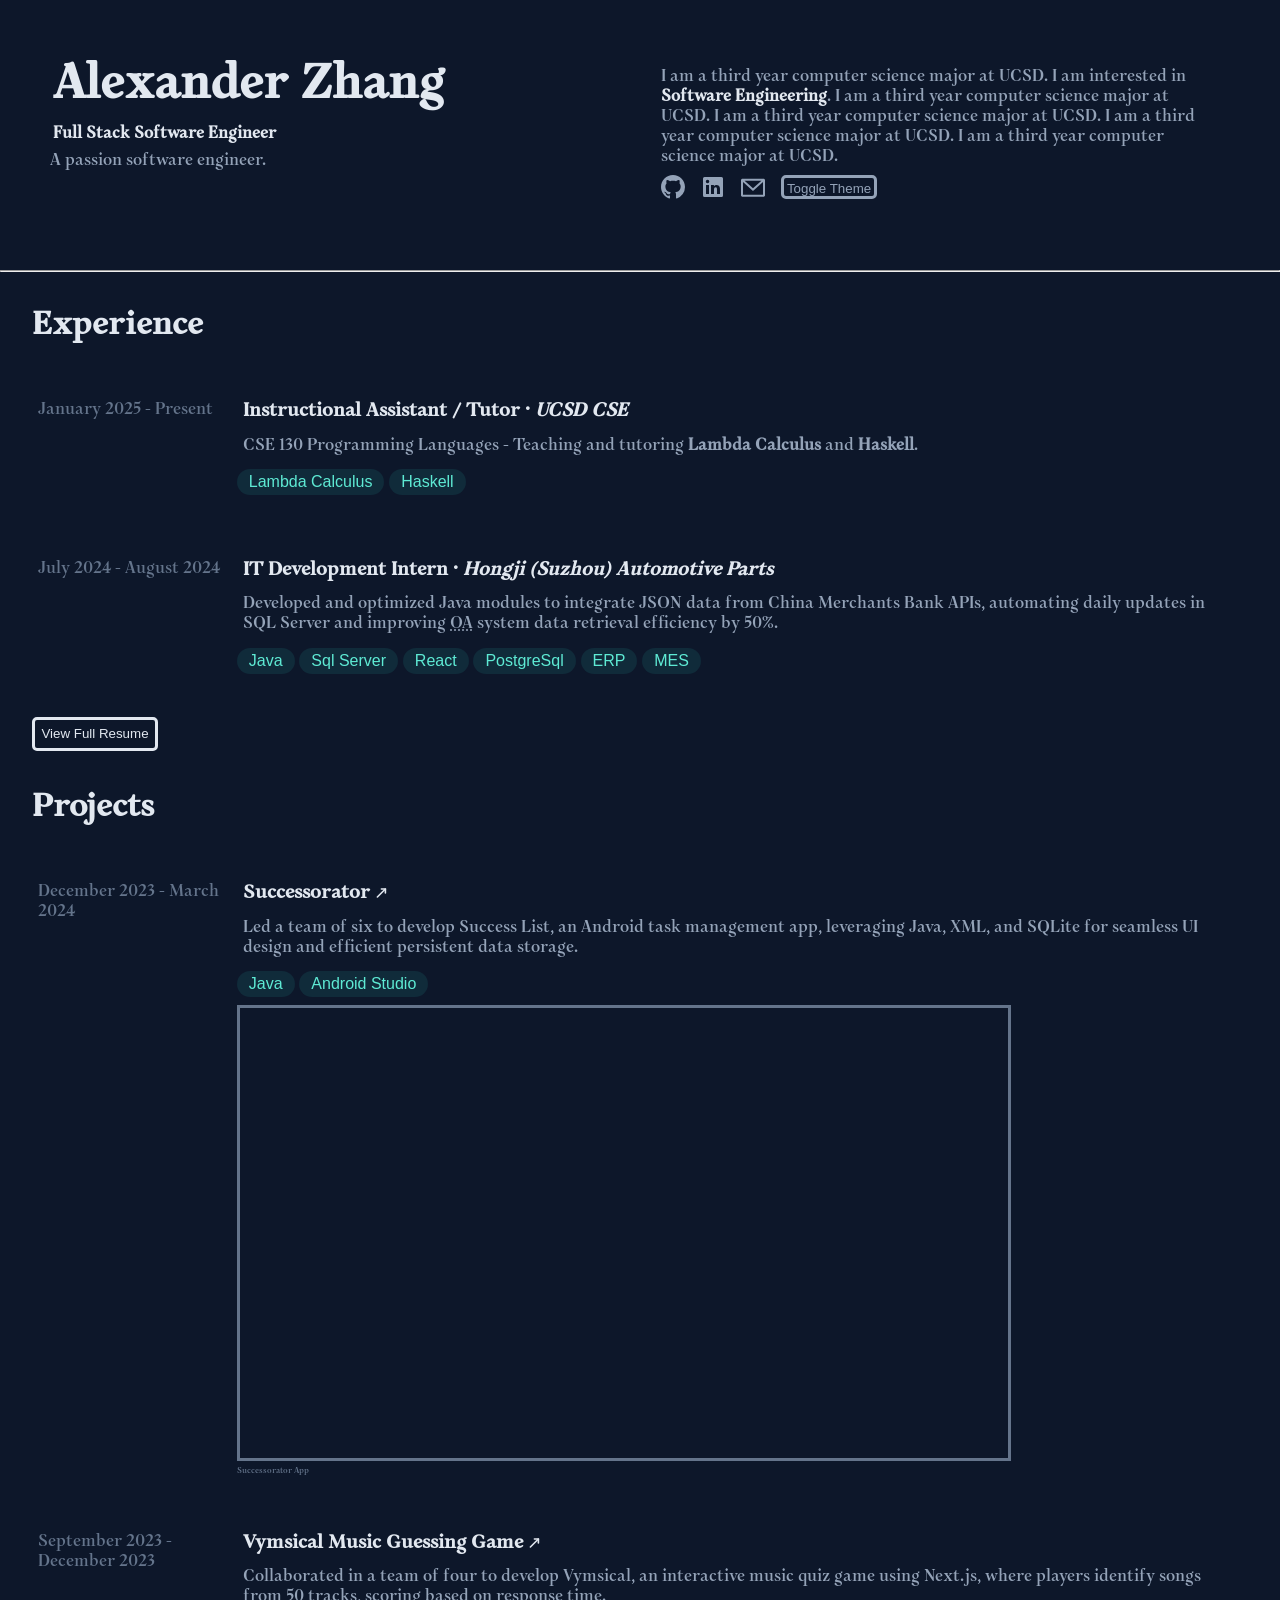
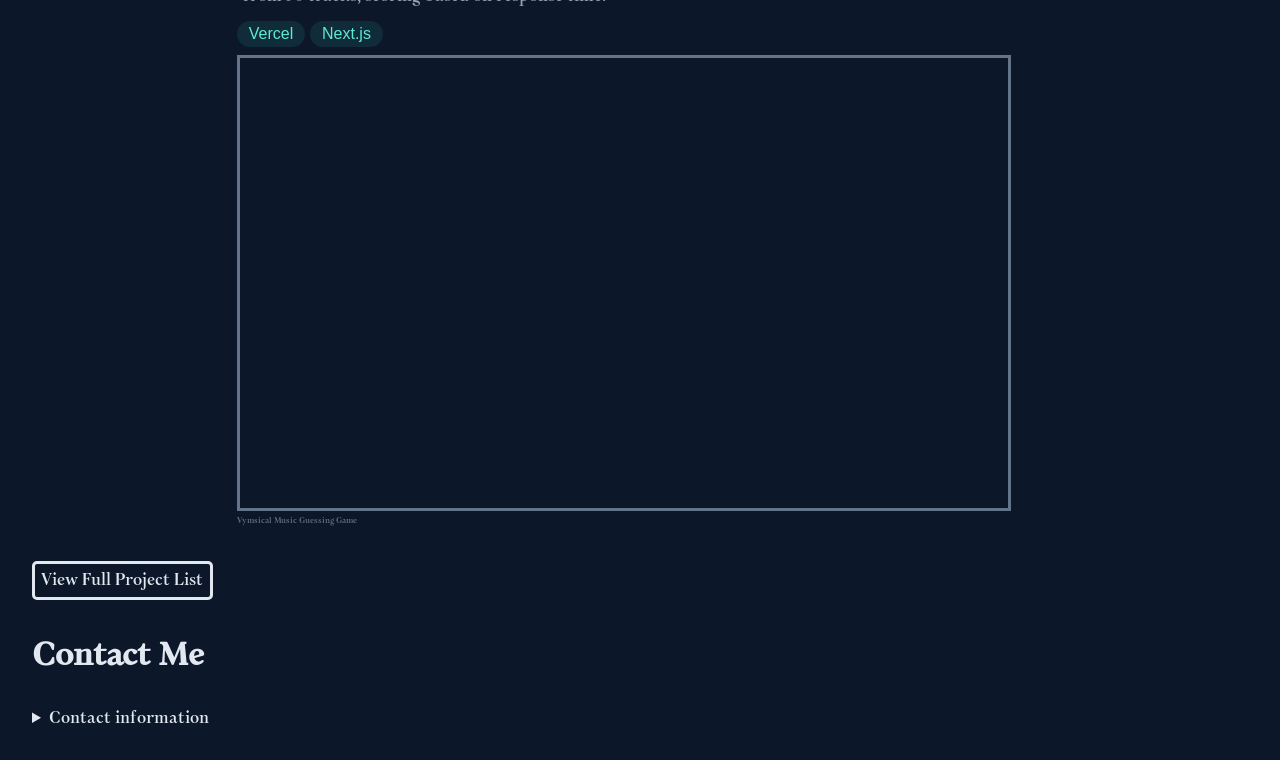
<file: index.html>
<!DOCTYPE html>
<html lang="en">

<head>
	<meta charset="utf-8">
    <meta name="viewport" content="width=device-width, initial-scale=1">
	<title>Portfolio</title>
    <link rel="stylesheet" href="styles.css">

</head>

<body>
    <header>
        <section id="myself">
            <h1>Alexander Zhang</h1>
            <h2>Full Stack Software Engineer</h2>
            <p>A passion software engineer.</p>
        </section>
        
        <aside>
            <p>
                I am a third year computer science major at UCSD. I am interested in <strong>Software Engineering</strong>. I am a third year computer science major at UCSD. I am a third year computer science major at UCSD. I am a third year computer science major at UCSD. I am a third year computer science major at UCSD.
            </p>
            <nav>
                <a title="Github" href="https://github.com/AlexanderZhangWang"><span class="sr">Github</span><svg xmlns="http://www.w3.org/2000/svg" viewBox="0 0 16 16" class="logo" aria-hidden="true"><path d="M8 0C3.58 0 0 3.58 0 8c0 3.54 2.29 6.53 5.47 7.59.4.07.55-.17.55-.38 0-.19-.01-.82-.01-1.49-2.01.37-2.53-.49-2.69-.94-.09-.23-.48-.94-.82-1.13-.28-.15-.68-.52-.01-.53.63-.01 1.08.58 1.23.82.72 1.21 1.87.87 2.33.66.07-.52.28-.87.51-1.07-1.78-.2-3.64-.89-3.64-3.95 0-.87.31-1.59.82-2.15-.08-.2-.36-1.02.08-2.12 0 0 .67-.21 2.2.82.64-.18 1.32-.27 2-.27.68 0 1.36.09 2 .27 1.53-1.04 2.2-.82 2.2-.82.44 1.1.16 1.92.08 2.12.51.56.82 1.27.82 2.15 0 3.07-1.87 3.75-3.65 3.95.29.25.54.73.54 1.48 0 1.07-.01 1.93-.01 2.2 0 .21.15.46.55.38A8.013 8.013 0 0016 8c0-4.42-3.58-8-8-8z"></path></svg></a> 
                <a title="Linkedin" href="https://www.linkedin.com/in/alexander-zhang-wang/"><span class="sr">Linkedin</span><svg xmlns="http://www.w3.org/2000/svg" viewBox="0 0 24 24" class="logo" aria-hidden="true"><path d="M20.5 2h-17A1.5 1.5 0 002 3.5v17A1.5 1.5 0 003.5 22h17a1.5 1.5 0 001.5-1.5v-17A1.5 1.5 0 0020.5 2zM8 19H5v-9h3zM6.5 8.25A1.75 1.75 0 118.3 6.5a1.78 1.78 0 01-1.8 1.75zM19 19h-3v-4.74c0-1.42-.6-1.93-1.38-1.93A1.74 1.74 0 0013 14.19a.66.66 0 000 .14V19h-3v-9h2.9v1.3a3.11 3.11 0 012.7-1.4c1.55 0 3.36.86 3.36 3.66z"></path></svg></a> 
                <a title="Email" href="mailto:alexanderzhangwang@hotmail.com"><span class="sr">Email</span><svg viewBox="3 2.5 18 18" class="logo" aria-hidden="true" xmlns="http://www.w3.org/2000/svg"><path fill-rule="evenodd" clip-rule="evenodd" d="M3.75 5.25L3 6V18L3.75 18.75H20.25L21 18V6L20.25 5.25H3.75ZM4.5 7.6955V17.25H19.5V7.69525L11.9999 14.5136L4.5 7.6955ZM18.3099 6.75H5.68986L11.9999 12.4864L18.3099 6.75Z"/></a> 
                    <button 
                    id="themeToggle" 
                    style="display:none;" 
                    aria-label="Toggle Light/Dark Theme"
                  >
                    Toggle Theme
                  </button>    
            </nav>
        </aside>
    </header>

    <main>
        <noscript>This browser does not support Javascript, theme toggling is unavailable.</noscript>
        
        <hr>

        <section id="experience">
            <h2>Experience</h2>
            <div>
                <ol class="experience_list">
                    <li>
                        <header>January 2025 - Present</header>
                        <div>
                            <h3>
                                <span>
                                    Instructional Assistant / Tutor · <i>UCSD CSE</i>
                                </span>
                            </h3>
                            <p>
                                CSE 130 Programming Languages - Teaching and tutoring <b>Lambda Calculus</b> and <b>Haskell</b>.
                            </p>
                            <ul class="skill">                              
                                <li>Lambda Calculus</li>
                                <li>Haskell</li>
                            </ul>
                        </div>
                    </li>

                    <li>
                        <header>July 2024 - August 2024</header>
                        <div>
                            <h3>
                                <span>
                                    IT Development Intern · <em>Hongji (Suzhou) Automotive Parts</em>
                                </span>
                            </h3>
                            <p>
                                Developed and optimized Java modules to integrate JSON data from China Merchants Bank APIs, automating daily updates in
                                SQL Server and improving <abbr title="Office Automation">OA</abbr> system data retrieval efficiency by 50%.                            </p>
                            <ul class="skill">
                                <li>Java</li>
                                <li>Sql Server</li>
                                <li>React</li>
                                <li>PostgreSql</li>
                                <li>ERP</li>
                                <li>MES</li>
                            </ul>
                        </div>
                    </li>
                </ol>
            </div>
            <button class="resume" type="button">View Full Resume</button>
        </section>

        <section id="projects">
            <h2>Projects</h2>
            <div>
                <ol class="project_list">
                    <li>
                        <header>December 2023 - March 2024</header>
                        <div>
                            <h3>
                                <span>
                                    Successorator 
                                    <a title="Link" href="https://github.com/CSE-110-Winter-2024/project-team-25">
                                    <svg xmlns="http://www.w3.org/2000/svg" class="link" aria-hidden="true" viewBox="0 0 16 12"><line x1="3" y1="13" x2="13" y2="3" stroke="currentColor" stroke-width="2" stroke-linecap="round" stroke-linejoin="round"/><polyline points="8,3 13,3 13,8" fill="none" stroke="currentColor" stroke-width="2" stroke-linecap="round" stroke-linejoin="round"/></svg>
                                    </a>
                                </span>
                            </h3>
                            <p>
                                Led a team of six to develop Success List, an Android task management app, leveraging Java, XML, and SQLite for seamless UI
                                design and efficient persistent data storage.                            </p>
                            <ul class="skill">
                                <li>Java</li>
                                <li>Android Studio</li> 
                            </ul>
                            <figure>
                                <picture>
                                    <source media="(max-width: 1024px)" srcset="images/successorator_m.png">
                                    <source media="(max-width: 480px)" srcset="images/successorator_s.png">
                                    <img src="images/successorator_l.png" alt="Project Screenshot">
                                </picture>
                                <figcaption>Successorator App</figcaption>
                            </figure>
                        </div>
                    </li>

                    <li>
                        <header>September 2023 - December 2023</header>
                        <div>
                            <h3>
                                Vymsical Music Guessing Game
                                <a title="Link" href="https://vymsical-dev.vercel.app/start">
                                    <svg xmlns="http://www.w3.org/2000/svg" class="link" aria-hidden="true" viewBox="0 0 16 12"><line x1="3" y1="13" x2="13" y2="3" stroke="currentColor" stroke-width="2" stroke-linecap="round" stroke-linejoin="round"/><polyline points="8,3 13,3 13,8" fill="none" stroke="currentColor" stroke-width="2" stroke-linecap="round" stroke-linejoin="round"/></svg>
                                </a>
                            </h3>
                            <p>
                                Collaborated in a team of four to develop Vymsical, an interactive music quiz game using Next.js, where players identify songs from
                                50 tracks, scoring based on response time.
                            </p>
                            <ul class="skill">
                                    <li>Vercel</li>
                                    <li>Next.js</li>
                            </ul>
                            <figure>
                                <picture>
                                    <source media="(min-width: 800px)" srcset="images/vymsical_proj_m.png">
                                    <source media="(min-width: 400px)" srcset="images/vymsical_proj_s.png">
                                    <img src="images/vymsical_proj_l.png" alt="Project Screenshot">
                                </picture>
                                <figcaption>Vymsical Music Guessing Game</figcaption>
                            </figure>
                        </div>
                    </li>
                </ol>
            </div>
            <a title="Full Project List" class="proj_list_button" href="project_list.html">
                View Full Project List
            </a>
        </section>

        <section id="contact">
            <h2>Contact Me</h2>
            <details>
              <summary>Contact information</summary>
          
              <form 
                id="contactForm" 
                action="https://httpbin.org/post" 
                method="POST">
                <fieldset>
                    <legend>Contact Me</legend>
            
                    <label for="name">
                    Name <span class="required-indicator" aria-hidden="true">*</span></label>
                    <input id="name" name="name" type="text" arira-required="true" required pattern="^[a-zA-Z'\-]{2,50}$"
                    title="Name must be 2-50 letters (you may include spaces, hyphens, or apostrophes)."
                    placeholder="Your Full Name"/> 
            
                    <label for="email">
                    Email <span class="required-indicator" aria-hidden="true">*</span></label>
                    <input id="email" name="email" type="email" required aria-required="true" placeholder="you@example.com" />
            
                    <label for="comments">
                    Comments <span class="required-indicator" aria-hidden="true">*</span></label>
                    <textarea id="comments" name="comments" rows="4" minlength="10" maxlength="300" required placeholder="Your message (10-300 characters)" aria-required="true"></textarea>
                    <div>
                    Characters remaining: 
                    <span id="commentCountdown">300</span>
                    </div>

                    <input type="hidden" name="possible_bot" value="true" />
                    <input type="hidden" id="formErrorsField" name="form-errors" value="" />
            
                    <output id="errorMessage" aria-live="polite"></output>
                    <output id="infoMessage" aria-live="polite"></output>
            
                    <button type="submit">Submit</button>
                </fieldset>
              </form>
          
            </details>
          </section>
          
    </main>
	
    <footer>
        
    </footer>
    <script src="formValidation.js"></script>
</body>

</html>
</file>
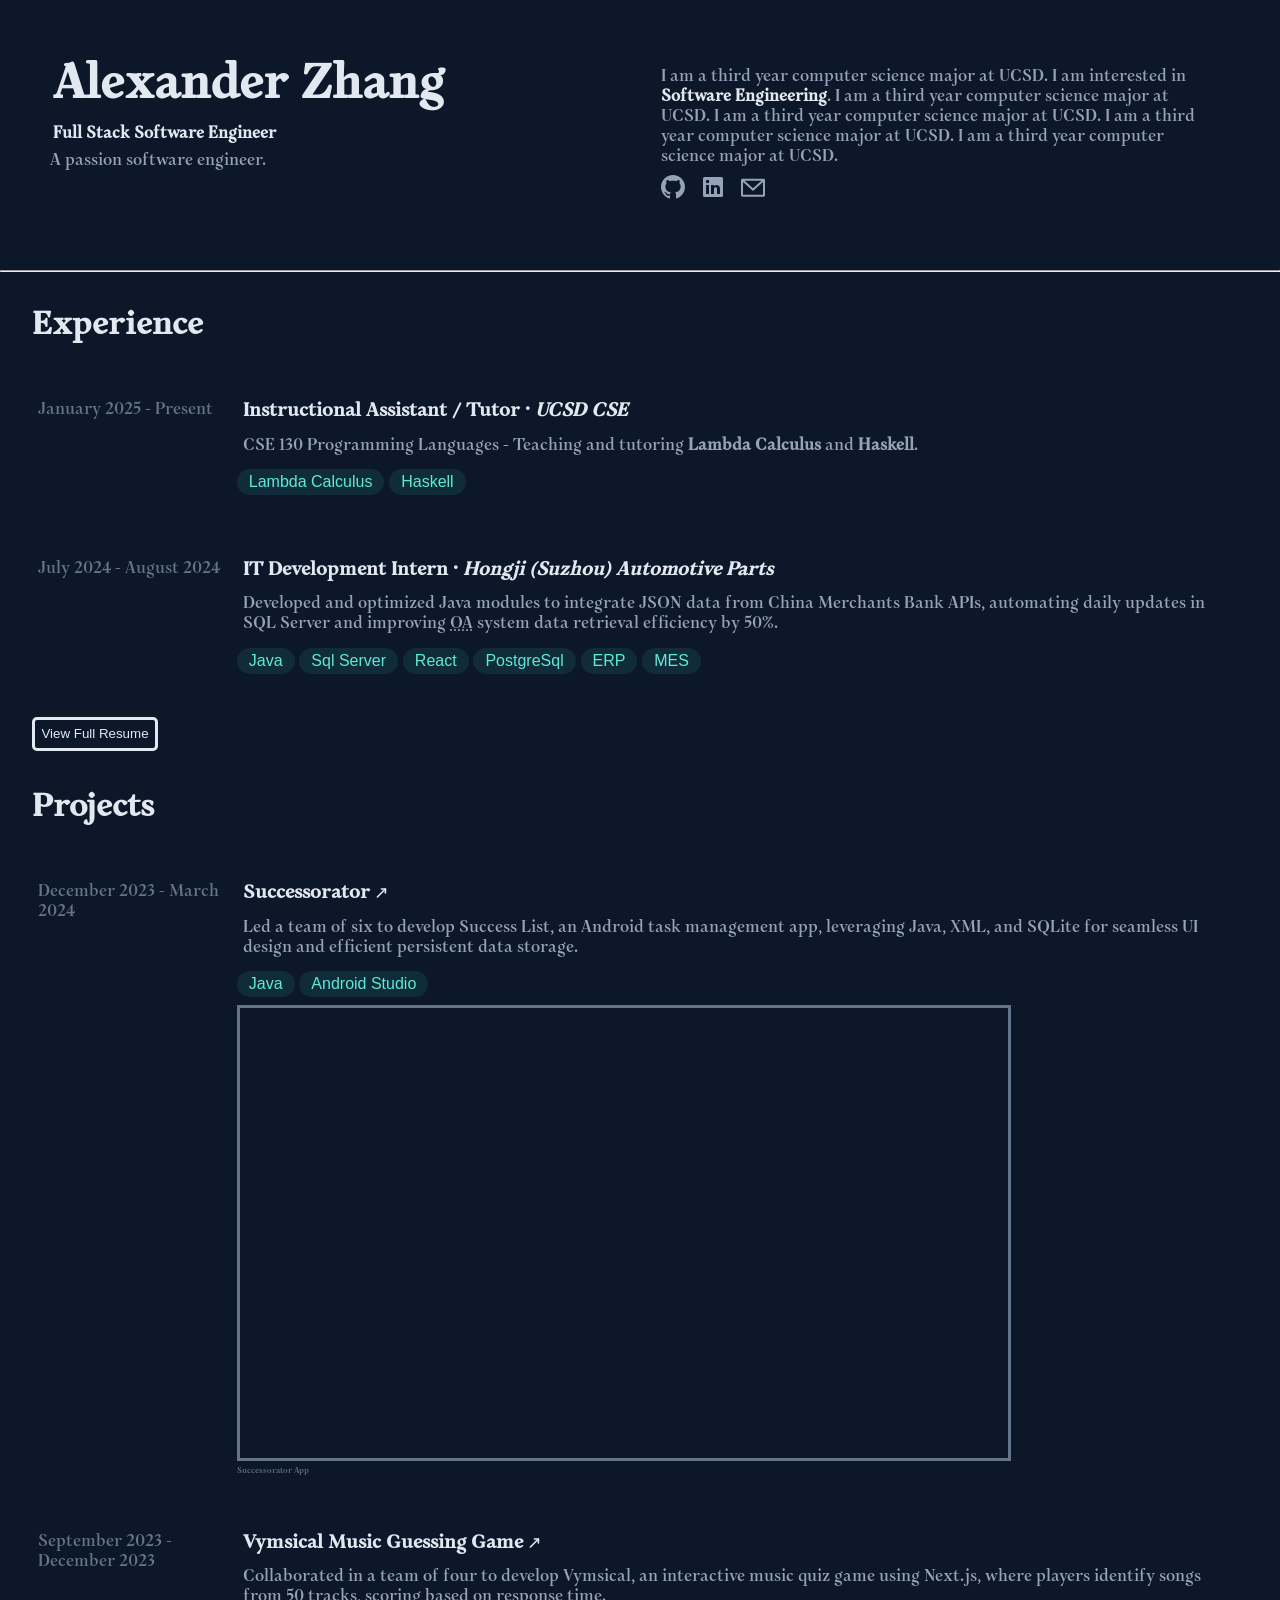
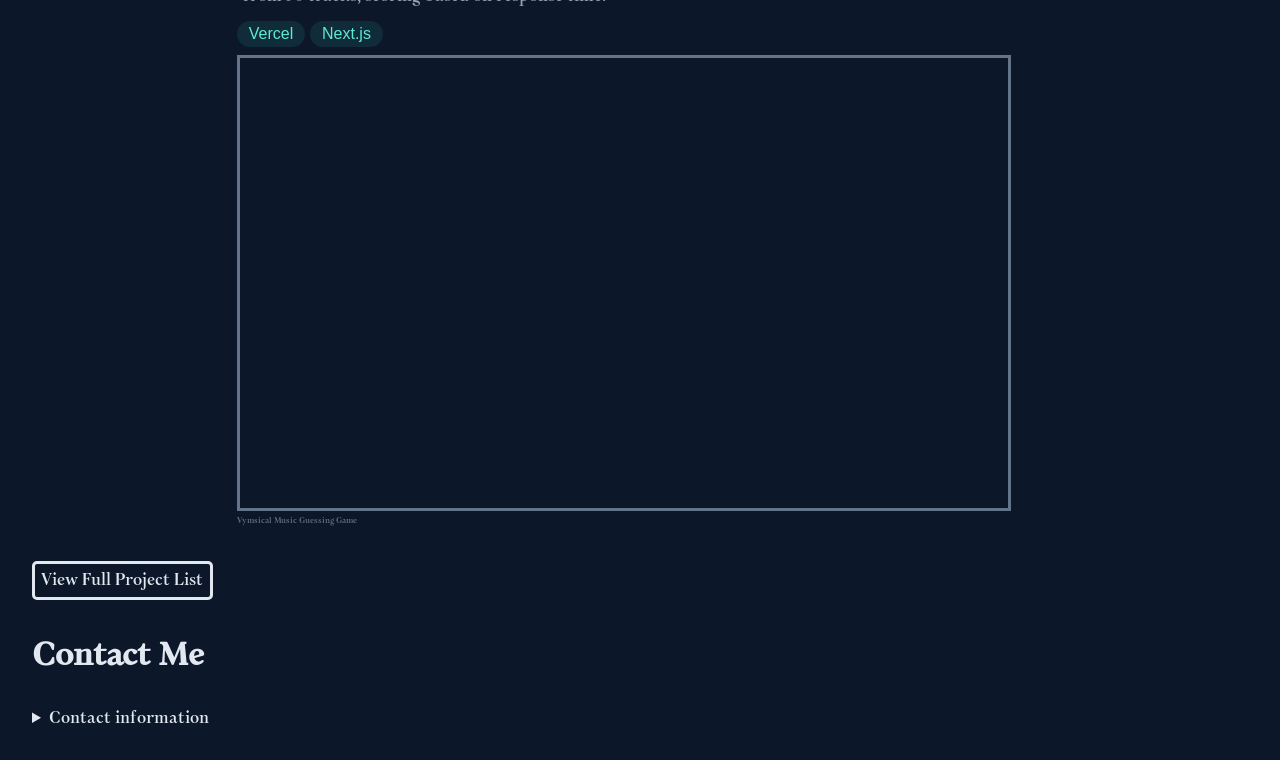
<file: form-no-js.html>
<!DOCTYPE html>
<html lang="en">

<head>
	<meta charset="utf-8">
    <meta name="viewport" content="width=device-width, initial-scale=1">
	<title>Portfolio</title>
    <link rel="stylesheet" href="styles.css">

</head>

<body>
    <header>
        <section id="myself">
            <h1>Alexander Zhang</h1>
            <h2>Full Stack Software Engineer</h2>
            <p>A passion software engineer.</p>
        </section>
        
        <aside>
            <p>
                I am a third year computer science major at UCSD. I am interested in <strong>Software Engineering</strong>. I am a third year computer science major at UCSD. I am a third year computer science major at UCSD. I am a third year computer science major at UCSD. I am a third year computer science major at UCSD.
            </p>
            <nav>
                <a title="Github" href="https://github.com/AlexanderZhangWang"><span class="sr">Github</span><svg xmlns="http://www.w3.org/2000/svg" viewBox="0 0 16 16" class="logo" aria-hidden="true"><path d="M8 0C3.58 0 0 3.58 0 8c0 3.54 2.29 6.53 5.47 7.59.4.07.55-.17.55-.38 0-.19-.01-.82-.01-1.49-2.01.37-2.53-.49-2.69-.94-.09-.23-.48-.94-.82-1.13-.28-.15-.68-.52-.01-.53.63-.01 1.08.58 1.23.82.72 1.21 1.87.87 2.33.66.07-.52.28-.87.51-1.07-1.78-.2-3.64-.89-3.64-3.95 0-.87.31-1.59.82-2.15-.08-.2-.36-1.02.08-2.12 0 0 .67-.21 2.2.82.64-.18 1.32-.27 2-.27.68 0 1.36.09 2 .27 1.53-1.04 2.2-.82 2.2-.82.44 1.1.16 1.92.08 2.12.51.56.82 1.27.82 2.15 0 3.07-1.87 3.75-3.65 3.95.29.25.54.73.54 1.48 0 1.07-.01 1.93-.01 2.2 0 .21.15.46.55.38A8.013 8.013 0 0016 8c0-4.42-3.58-8-8-8z"></path></svg></a> 
                <a title="Linkedin" href="https://www.linkedin.com/in/alexander-zhang-wang/"><span class="sr">Linkedin</span><svg xmlns="http://www.w3.org/2000/svg" viewBox="0 0 24 24" class="logo" aria-hidden="true"><path d="M20.5 2h-17A1.5 1.5 0 002 3.5v17A1.5 1.5 0 003.5 22h17a1.5 1.5 0 001.5-1.5v-17A1.5 1.5 0 0020.5 2zM8 19H5v-9h3zM6.5 8.25A1.75 1.75 0 118.3 6.5a1.78 1.78 0 01-1.8 1.75zM19 19h-3v-4.74c0-1.42-.6-1.93-1.38-1.93A1.74 1.74 0 0013 14.19a.66.66 0 000 .14V19h-3v-9h2.9v1.3a3.11 3.11 0 012.7-1.4c1.55 0 3.36.86 3.36 3.66z"></path></svg></a> 
                <a title="Email" href="mailto:alexanderzhangwang@hotmail.com"><span class="sr">Email</span><svg viewBox="3 2.5 18 18" class="logo" aria-hidden="true" xmlns="http://www.w3.org/2000/svg"><path fill-rule="evenodd" clip-rule="evenodd" d="M3.75 5.25L3 6V18L3.75 18.75H20.25L21 18V6L20.25 5.25H3.75ZM4.5 7.6955V17.25H19.5V7.69525L11.9999 14.5136L4.5 7.6955ZM18.3099 6.75H5.68986L11.9999 12.4864L18.3099 6.75Z"/></a> 
            </nav>
        </aside>
    </header>

    <main>
        <noscript>This browser does not support Javascript</noscript>
        
        <hr>

        <section id="experience">
            <h2>Experience</h2>
            <div>
                <ol class="experience_list">
                    <li>
                        <header>January 2025 - Present</header>
                        <div>
                            <h3>
                                <span>
                                    Instructional Assistant / Tutor · <i>UCSD CSE</i>
                                </span>
                            </h3>
                            <p>
                                CSE 130 Programming Languages - Teaching and tutoring <b>Lambda Calculus</b> and <b>Haskell</b>.
                            </p>
                            <ul class="skill">                              
                                <li>Lambda Calculus</li>
                                <li>Haskell</li>
                            </ul>
                        </div>
                    </li>

                    <li>
                        <header>July 2024 - August 2024</header>
                        <div>
                            <h3>
                                <span>
                                    IT Development Intern · <em>Hongji (Suzhou) Automotive Parts</em>
                                </span>
                            </h3>
                            <p>
                                Developed and optimized Java modules to integrate JSON data from China Merchants Bank APIs, automating daily updates in
                                SQL Server and improving <abbr title="Office Automation">OA</abbr> system data retrieval efficiency by 50%.                            </p>
                            <ul class="skill">
                                <li>Java</li>
                                <li>Sql Server</li>
                                <li>React</li>
                                <li>PostgreSql</li>
                                <li>ERP</li>
                                <li>MES</li>
                            </ul>
                        </div>
                    </li>
                </ol>
            </div>
            <button class="resume" type="button">View Full Resume</button>
        </section>

        <section id="projects">
            <h2>Projects</h2>
            <div>
                <ol class="project_list">
                    <li>
                        <header>December 2023 - March 2024</header>
                        <div>
                            <h3>
                                <span>
                                    Successorator 
                                    <a title="Link" href="https://github.com/CSE-110-Winter-2024/project-team-25">
                                    <svg xmlns="http://www.w3.org/2000/svg" class="link" aria-hidden="true" viewBox="0 0 16 12"><line x1="3" y1="13" x2="13" y2="3" stroke="currentColor" stroke-width="2" stroke-linecap="round" stroke-linejoin="round"/><polyline points="8,3 13,3 13,8" fill="none" stroke="currentColor" stroke-width="2" stroke-linecap="round" stroke-linejoin="round"/></svg>
                                    </a>
                                </span>
                            </h3>
                            <p>
                                Led a team of six to develop Success List, an Android task management app, leveraging Java, XML, and SQLite for seamless UI
                                design and efficient persistent data storage.                            </p>
                            <ul class="skill">
                                <li>Java</li>
                                <li>Android Studio</li> 
                            </ul>
                            <figure>
                                <picture>
                                    <source media="(max-width: 1024px)" srcset="images/successorator_m.png">
                                    <source media="(max-width: 480px)" srcset="images/successorator_s.png">
                                    <img src="images/successorator_l.png" alt="Project Screenshot">
                                </picture>
                                <figcaption>Successorator App</figcaption>
                            </figure>
                        </div>
                    </li>

                    <li>
                        <header>September 2023 - December 2023</header>
                        <div>
                            <h3>
                                Vymsical Music Guessing Game
                                <a title="Link" href="https://vymsical-dev.vercel.app/start">
                                    <svg xmlns="http://www.w3.org/2000/svg" class="link" aria-hidden="true" viewBox="0 0 16 12"><line x1="3" y1="13" x2="13" y2="3" stroke="currentColor" stroke-width="2" stroke-linecap="round" stroke-linejoin="round"/><polyline points="8,3 13,3 13,8" fill="none" stroke="currentColor" stroke-width="2" stroke-linecap="round" stroke-linejoin="round"/></svg>
                                </a>
                            </h3>
                            <p>
                                Collaborated in a team of four to develop Vymsical, an interactive music quiz game using Next.js, where players identify songs from
                                50 tracks, scoring based on response time.
                            </p>
                            <ul class="skill">
                                    <li>Vercel</li>
                                    <li>Next.js</li>
                            </ul>
                            <figure>
                                <picture>
                                    <source media="(min-width: 800px)" srcset="images/vymsical_proj_m.png">
                                    <source media="(min-width: 400px)" srcset="images/vymsical_proj_s.png">
                                    <img src="images/vymsical_proj_l.png" alt="Project Screenshot">
                                </picture>
                                <figcaption>Vymsical Music Guessing Game</figcaption>
                            </figure>
                        </div>
                    </li>
                </ol>
            </div>
            <a title="Full Project List" class="proj_list_button" href="project_list.html">
                View Full Project List
            </a>
        </section>

        <section id="contact">
            <h2>Contact Me</h2>
            <details>
              <summary>Contact information</summary>
          
              <form 
                id="contactForm" 
                action="https://httpbin.org/post" 
                method="POST">
                <fieldset>
                  <legend>Contact Me</legend>
          
                  <label for="name">
                    Name <span class="required-indicator" aria-hidden="true">*</span></label>
                  <input id="name" name="name" type="text" arira-required="true" required pattern="^[a-zA-Z'\-]{2,50}$"
                  title="Name must be 2-50 letters (you may include spaces, hyphens, or apostrophes)."
                  placeholder="Your Full Name"/> 
          
                  <label for="email">
                    Email <span class="required-indicator" aria-hidden="true">*</span></label>
                  <input id="email" name="email" type="email" required aria-required="true" placeholder="you@example.com" />
          
                  <label for="comments">
                    Comments <span class="required-indicator" aria-hidden="true">*</span></label>
                  <textarea id="comments" name="comments" rows="4" minlength="10" maxlength="300" required placeholder="Your message (10-300 characters)" aria-required="true"></textarea>
          
                  <input type="hidden" name="possible_bot" value="true" />
          
                  <output id="errorMessage" aria-live="polite"></output>
                  <output id="infoMessage" aria-live="polite"></output>
          
                  <button type="submit">Submit</button>
                </fieldset>
              </form>
          
            </details>
          </section>
          
    </main>
	
    <footer>
        
    </footer>
</body>

</html>
</file>
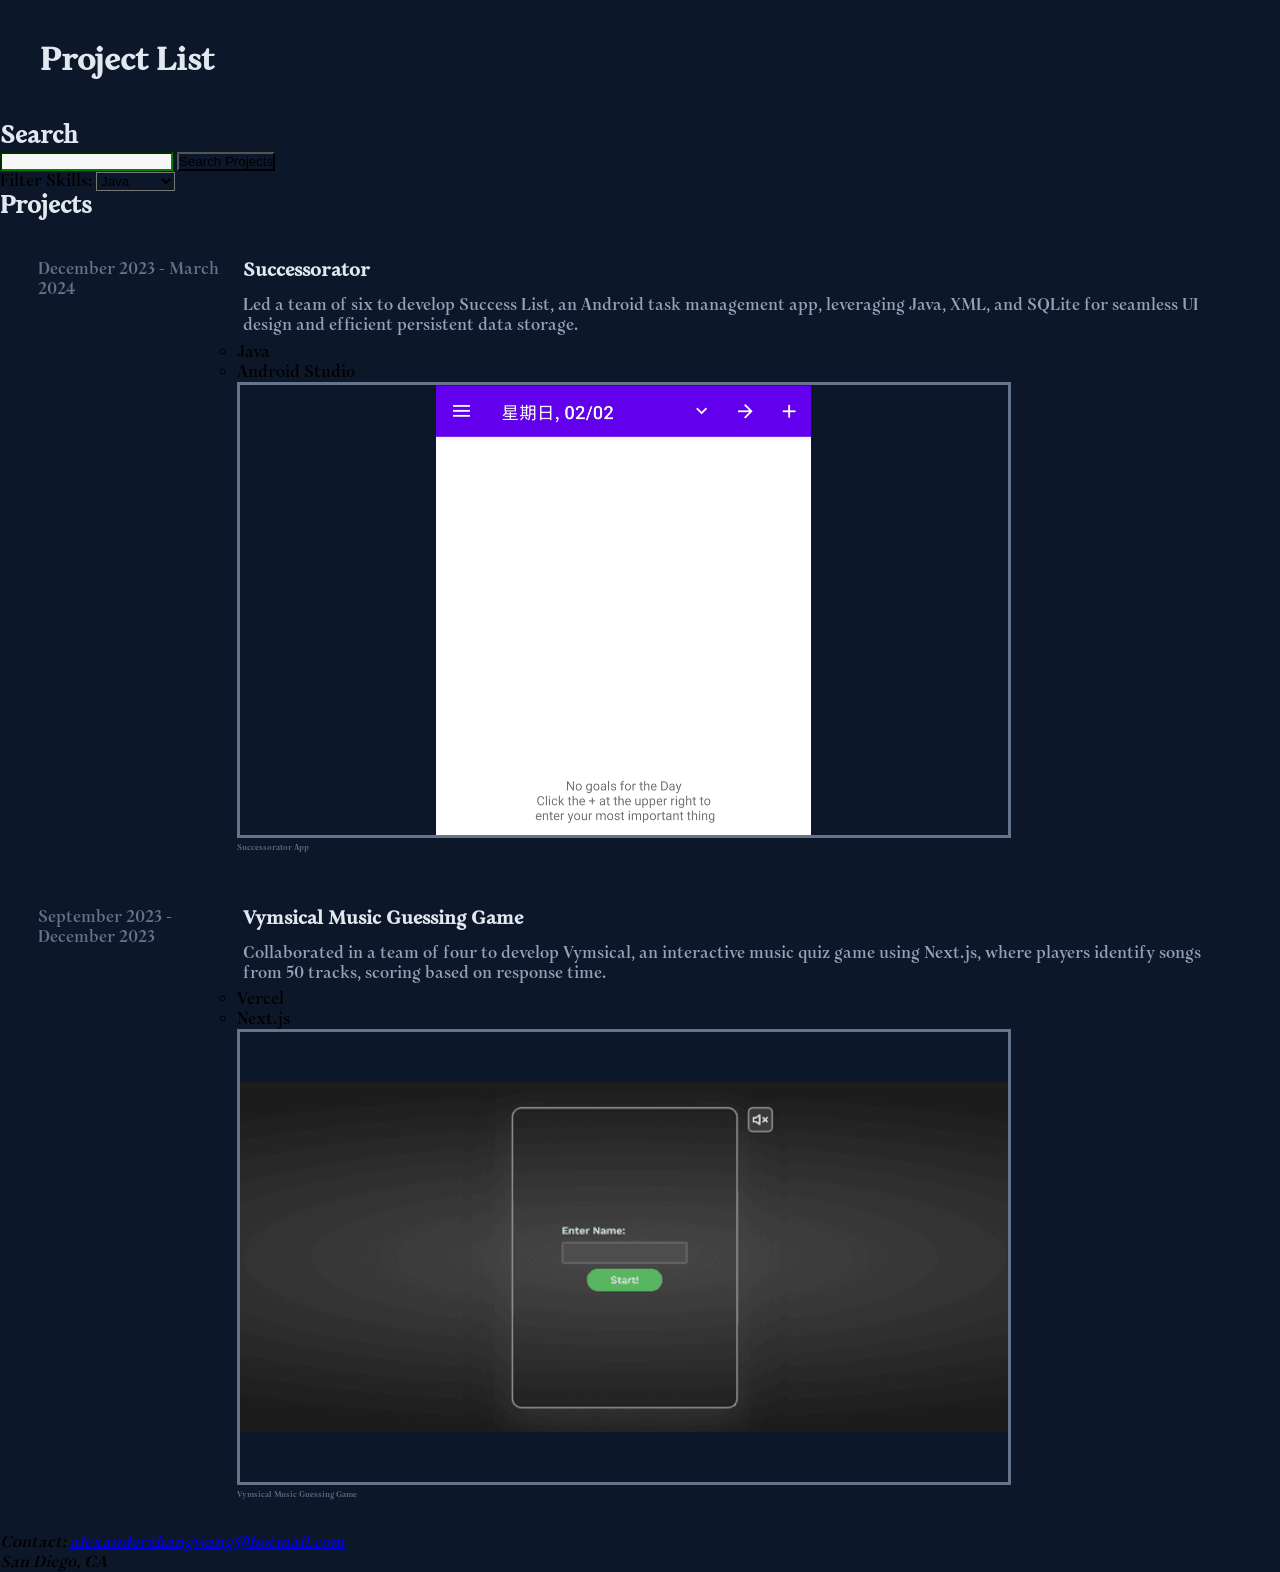
<file: project_list.html>
<!DOCTYPE html>
<html lang="en">
<link rel="stylesheet" href="styles.css">


<head>
	<meta charset="utf-8">
	<title>Project List</title>
</head>

<body>
    <header>
        <h1>Project List</h1>
    </header>

    <section id="search">
        <h2>Search</h2>
        <div role="search">
            <form action="/search">
              <input type="search" name="name">
              <button>Search Projects</button>
            </form>
          </div>
    </section>
    
    <label for="skill-filter">Filter Skills:</label>
    <select id="skill-filter">
        <optgroup label="Languages">
        <option>Java</option>
        <option>Python</option>
        </optgroup>
        <optgroup label="Frameworks">
        <option>React</option>
        <option>Next.js</option>
        </optgroup>
    </select>
  
    <main>
        <noscript>This browser does not support Javascript</noscript>
        
        
        <h2>Projects</h2>
        
        <div>
            <ol class="project_list">
                <li>
                    <header>December 2023 - March 2024</header>
                    <div>
                        <h3>
                            <span>
                                Successorator 
                            </span>
                        </h3>
                        <p>
                            Led a team of six to develop Success List, an Android task management app, leveraging Java, XML, and SQLite for seamless UI
                            design and efficient persistent data storage.                            </p>
                        <ul>
                            <li>Java</li>
                            <li>Android Studio</li> 
                        </ul>
                        <figure>
                            <picture>
                                <source media="(min-width: 800px)" srcset="images/successorator_m.png">
                                <source media="(min-width: 400px)" srcset="images/successorator_s.png">
                                <img src="images/images/successorator_l.png" alt="Project Screenshot">
                            </picture>
                            <figcaption>Successorator App</figcaption>
                        </figure>
                    </div>
                </li>

                <li>
                    <header>September 2023 - December 2023</header>
                    <div>
                        <h3>
                            Vymsical Music Guessing Game
                        </h3>
                        <p>
                            Collaborated in a team of four to develop Vymsical, an interactive music quiz game using Next.js, where players identify songs from
                            50 tracks, scoring based on response time.
                        </p>
                        <ul>
                                <li>Vercel</li>
                                <li>Next.js</li>
                        </ul>
                        <figure>
                            <picture>
                                <source media="(min-width: 800px)" srcset="images/vymsical_proj_m.png">
                                <source media="(min-width: 400px)" srcset="images/vymsical_proj_s.png">
                                <img src="images/vymsical_proj_l.png" alt="Project Screenshot">
                            </picture>
                            <figcaption>Vymsical Music Guessing Game</figcaption>
                        </figure>
                    </div>
                </li>
            </ol>
        </div>
        
    </main>
	
    <footer>
        <address>
            Contact: <a href="mailto:alexanderzhangwang@hotmail.com">alexanderzhangwang@hotmail.com</a><br>
            San Diego, CA
        </address>
    </footer>
</body>

</html>
</file>
<file: styles.css>
:root {
    --primary-bg: color(display-p3 0.06 0.09 0.16);
    --fallback-bg: rgb(15, 23, 42);
}
* {
    background-color: var(--primary-bg, --fallback-bg);
    /* border: solid; */
    padding: 0;
    margin: 0;
}
.light-theme {
    --primary-bg: #fafafa;
    --fallback-bg: #ffffff;
}
  
.light-theme body,
.light-theme h1,
.light-theme h2,
.light-theme h3,
.light-theme p,
.light-theme label,
.light-theme input,
.light-theme em,
.light-theme strong,
.light-theme button,
.light-theme a,
.light-theme summary,
.light-theme legend,
.light-theme div,
.light-theme textarea {
    color: #111 !important; 
}
#themeToggle {
    height: 1.5rem;
    padding: 0.2rem;
    border: #94A3B8 solid;
    color: #94A3B8;
    border-radius: 5px;
}
#themeToggle:hover {
    background-color: #94A3B8;
    color: #E2E8F0;
}

@font-face {
    font-family: "Monomakh";
    src: url("Monomakh-Regular.ttf");
}

body {
    font-family: "Monomakh", sans-serif;
}
  
h1, h2, h3 {
    color: rgb(226, 232, 240);
    color: color-mix(in srgb, #E2E8F0 100%, black 0%)
}
  
p {
    color: #94A3B8;
}

#myself {
    margin: 0.2rem;
    padding: 0.2rem;
  
    h1 {
        margin: 0.2rem;
        padding: 0.2rem;
        font-size: 3rem;
    }
    h2 {
        margin: 0.2rem;
        padding: 0.2rem;
        font-size: 1rem;
    }
    p {
        margin: 0.2rem;
        font-size: 1rem;
    }
}
  
body {
    > header {
        display: flex;
        flex-direction: column;
        margin: 2rem;
    }
}
  
aside {
    text-align: left;
    padding: 0.2rem;
  
    p {
        margin: 0.2rem;
        padding: 0.2rem;
    }
}
  
.light-white {
    color: #94A3B8;
}
  
strong, bold, .resume {
    color: #E2E8F0;
}
  
.proj_list_button {
    display: inline-block;
    text-decoration: none;
    margin: 0.2rem 2rem;
    padding: 0.4rem;
    border-radius: 5px;
    color: #E2E8F0;
    border: solid;
}
  
li {
    header {
        color: #64748B;
    }
}
  
nav {
    color: #94A3B8;
    display: flex;
    gap: 1rem;
    margin: 0.2rem;
    padding: 0.2rem;
}
  
.sr {
    position: absolute;
    clip: rect(0, 0, 0, 0);
}
  
.logo {
    width: 1.5rem;
    height: 1.5rem;
    fill: #94A3B8;
  
    &:hover {
        fill: #E2E8F0;
    }
}

.link {
    width: 0.8rem;
    height: 0.8rem;
    color: #E2E8F0;
    transition: transform 0.3s ease;
}
.link:hover {
    transform: scale(1.2);
    color: #94A3B8;
    animation: r 2s ease-in-out;
}
@keyframes r {
    0%, 100%   { transform: translateX(0);}
    50% { transform: translateX(0.2rem);}
}
  
.experience_list,
.project_list {
    list-style: none;
    padding: 0;
    margin: 0;
  
    > li {
        margin: 1rem;
        padding: 1rem;
    
        header {
            margin: 0.2rem;
            padding: 0.2rem;
        }
        div {
            h3 {
                margin: 0.2rem;
                padding: 0.2rem;
                em {
                    display: inline;
                }
            }
            p {
                margin: 0.2rem;
                padding: 0.2rem;
            }
        }
    }
}
figure:has(figcaption) {
    figcaption {
        color: #64748B;
        font-size: 0.5rem;
    }
}
.skill {
    display: flex;
    flex-wrap: wrap;
    gap: 0.3rem;
  
    li {
        margin-bottom: 0.5rem;
        margin-top: 0.5rem;
        color: rgb(94, 234, 212);
        padding: 0.25rem 0.75rem;
        background-color: rgba(45, 212, 191, 0.1);
        border-radius: 9999px;
        display: inline-flex;
        align-items: center;
        border: 0 solid #e5e7eb;
        font-family: sans-serif;
        font-size: 1rem;
    }
}
.resume {
    margin: 0.2rem 2rem;
    padding: 0.4rem;
    border-radius: 5px;
    border: solid;
}
  
img {
    border: solid;
    color: #64748B;
}
  
#experience,
#projects,
#contact {
    h2 {
        margin: 1rem;
        padding: 1rem;
        font-size: 2rem;
    }
}
  
#contact {
    color: #E2E8F0;
    summary {
        margin-top: 1rem;
        margin-left: 2rem;
        margin-right: 2rem;
        margin-bottom: 2rem;
    }
    button {
        color: #E2E8F0;
        border: solid;
        margin: 1rem;
        padding: 1rem;
    }
}


#contactForm {
    display: flex; 
    flex-direction: column; 
    gap: 1rem;
    max-width: 600px;
    margin: 2rem auto; 
}
  
#contactForm fieldset {
    border: 1px solid #ccc;
    padding: 1rem;
}
#contactForm legend {
    font-size: 1.25rem;
    margin-bottom: 1rem;
}

#contactForm label {
    display: block;
    font-weight: 600; 
    margin-bottom: 0.25rem;
}

.required-indicator {
    color: red;
}
input:invalid, textarea:invalid {
    border-color: red;
}
input:valid, textarea:valid {
    border-color: green;
}
input:required, textarea:required {
    background-color: #fef0d3; 
}
input:optional, textarea:optional {
    background-color: #f7f7f7;
}
input:placeholder-shown {
    background-color: bisque;
}

  
#contactForm input[type="text"],
#contactForm input[type="email"],
#contactForm textarea {
    width: 100%;
    max-width: 100%;
    padding: 0.5rem;
    margin-bottom: 0.5rem;
    box-sizing: border-box;
    color: white
}
  
#contactForm output {
    display: block; 
    font-weight: bold; 
    padding: 0.5rem 0; 
}
  
#errorMessage {
    color: red; 
}
#infoMessage {
    color: green; 
}
  
#contactForm button {
    align-self: flex-start; 
    padding: 0.75rem 1rem;
    cursor: pointer;
}
.flash-error {
    animation: flash-error 0.2s ease-in-out;
}
@keyframes flash-error {
    0% { background-color: #f8d7da; }
    100% { background-color: white; }
}
.near-limit {
    color: orange;
    font-weight: bold;
}
@media (max-width: 480px) {
    * {
      /* background-color: blue; */
    }
    body {
        > header {
            flex-direction: column;
        }
    }
    #myself,
    aside {
        width: 100%;
    }
    img {
        width: 70dvw;
        height: 70dvh;
        object-fit: cover;
        object-position: top left;
    }
}
@media (min-width: 481px) and (max-width: 1024px) {
    * {
      /* background-color: yellow; */
    }
    body {
        > header {
            flex-direction: column;
        }
    }
    #myself {
        width: 100%;
    }
    aside {
        width: 100%;
        margin: 0.2rem;
        padding: 0.2rem;
    }
    .experience_list,
    .project_list {
        > li {
            display: flex;
            align-items: stretch;
  
            header {
                display: flex;
                width: 15vw;
            }
            div {
                flex: 1;
                display: flex;
                flex-direction: column;
                h3 {
                    em {
                        display: block;
                    }
                }
            }
        }
    }
    img {
        width: 60dvw;
        height: 50dvh;
        object-fit: contain;
    }
}
@media (min-width: 1025px) {
    * {
      /* background-color: green; */
    }
    body {
        > header {
            flex-direction: row;
            justify-content: space-between;
            align-items: stretch;
            padding: 0.5rem;
            gap: 1rem;
        }
    }
    #myself {
        width: 50%;
    }
    aside {
        width: 50%;
        margin: 1rem;
    }
    .experience_list,
    .project_list {
        > li {
            display: flex;
            align-items: stretch;
            header {
                display: flex;
                width: 15vw;
            }
            div {
                flex: 1;
                display: flex;
                flex-direction: column;
            }
        }
    }
    img {
        width: 60dvw;
        height: 50dvh;
        object-fit: contain;
    }
}
</file>
